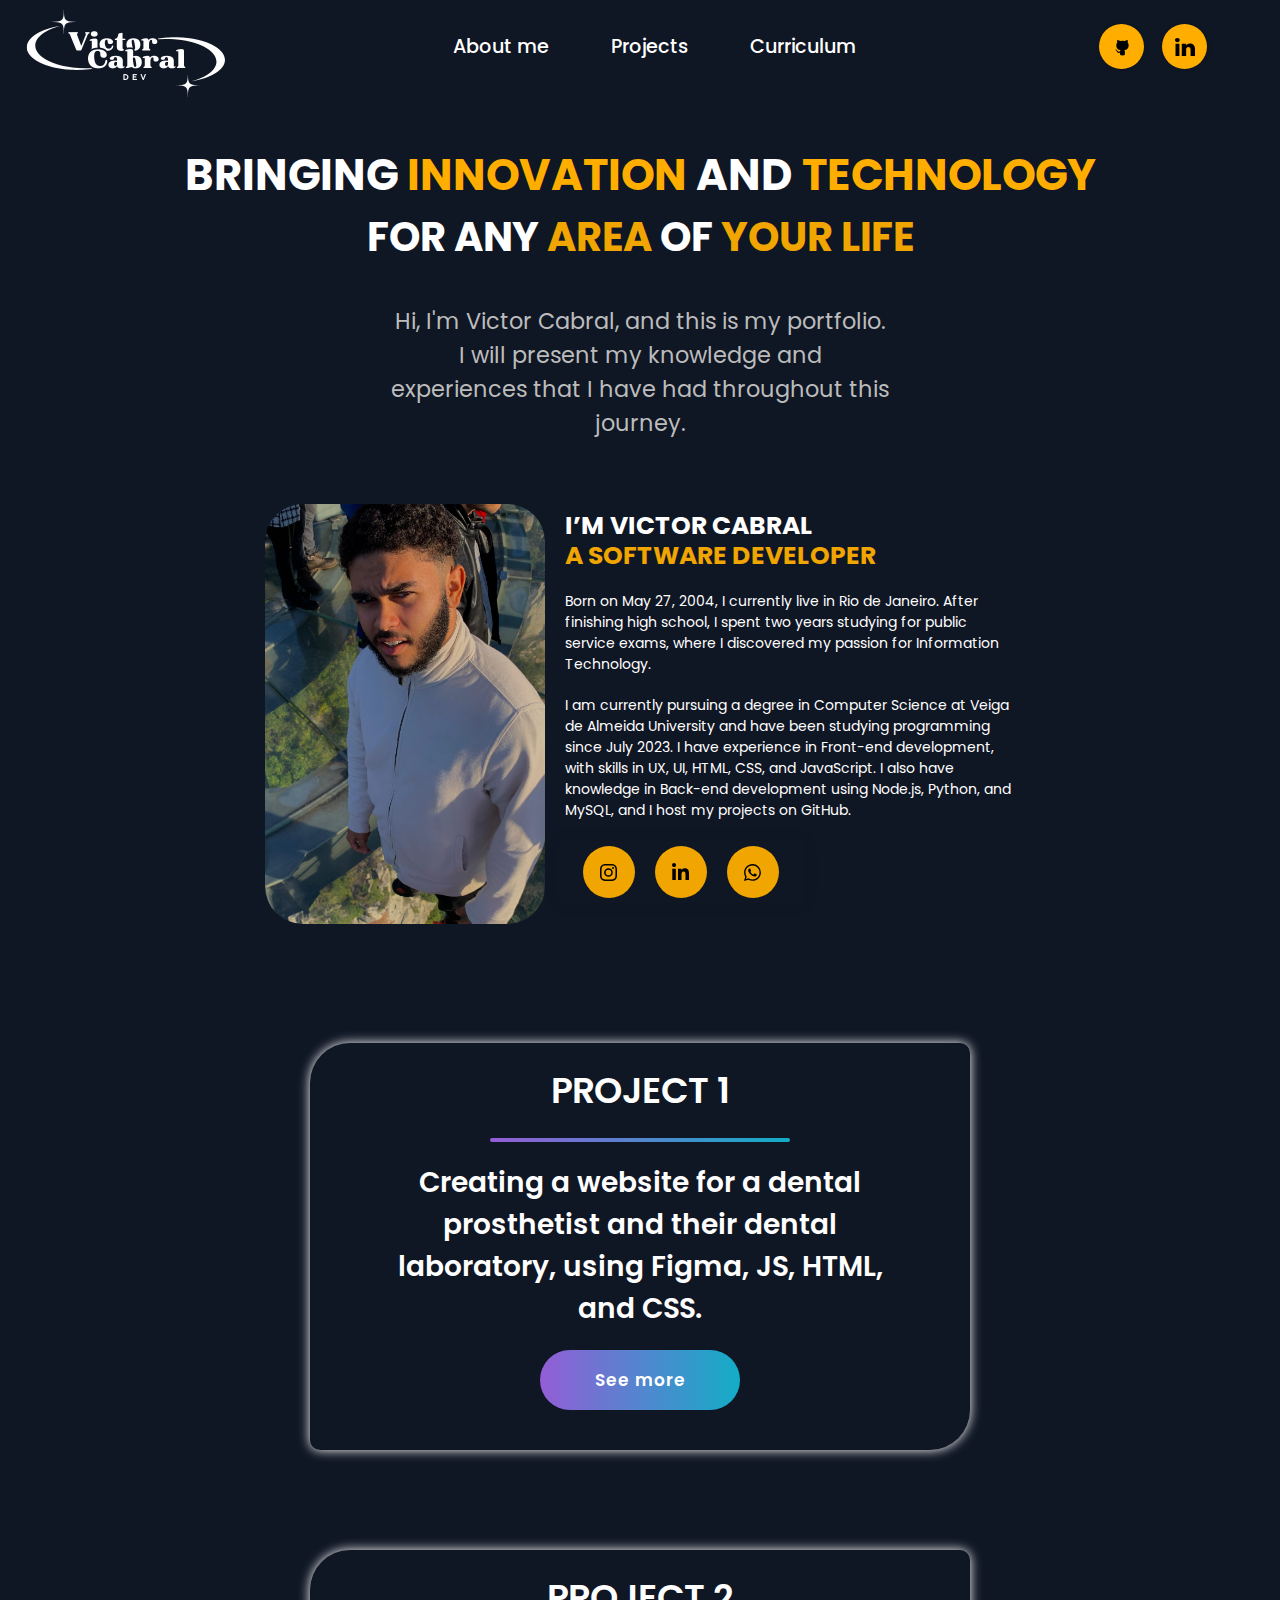
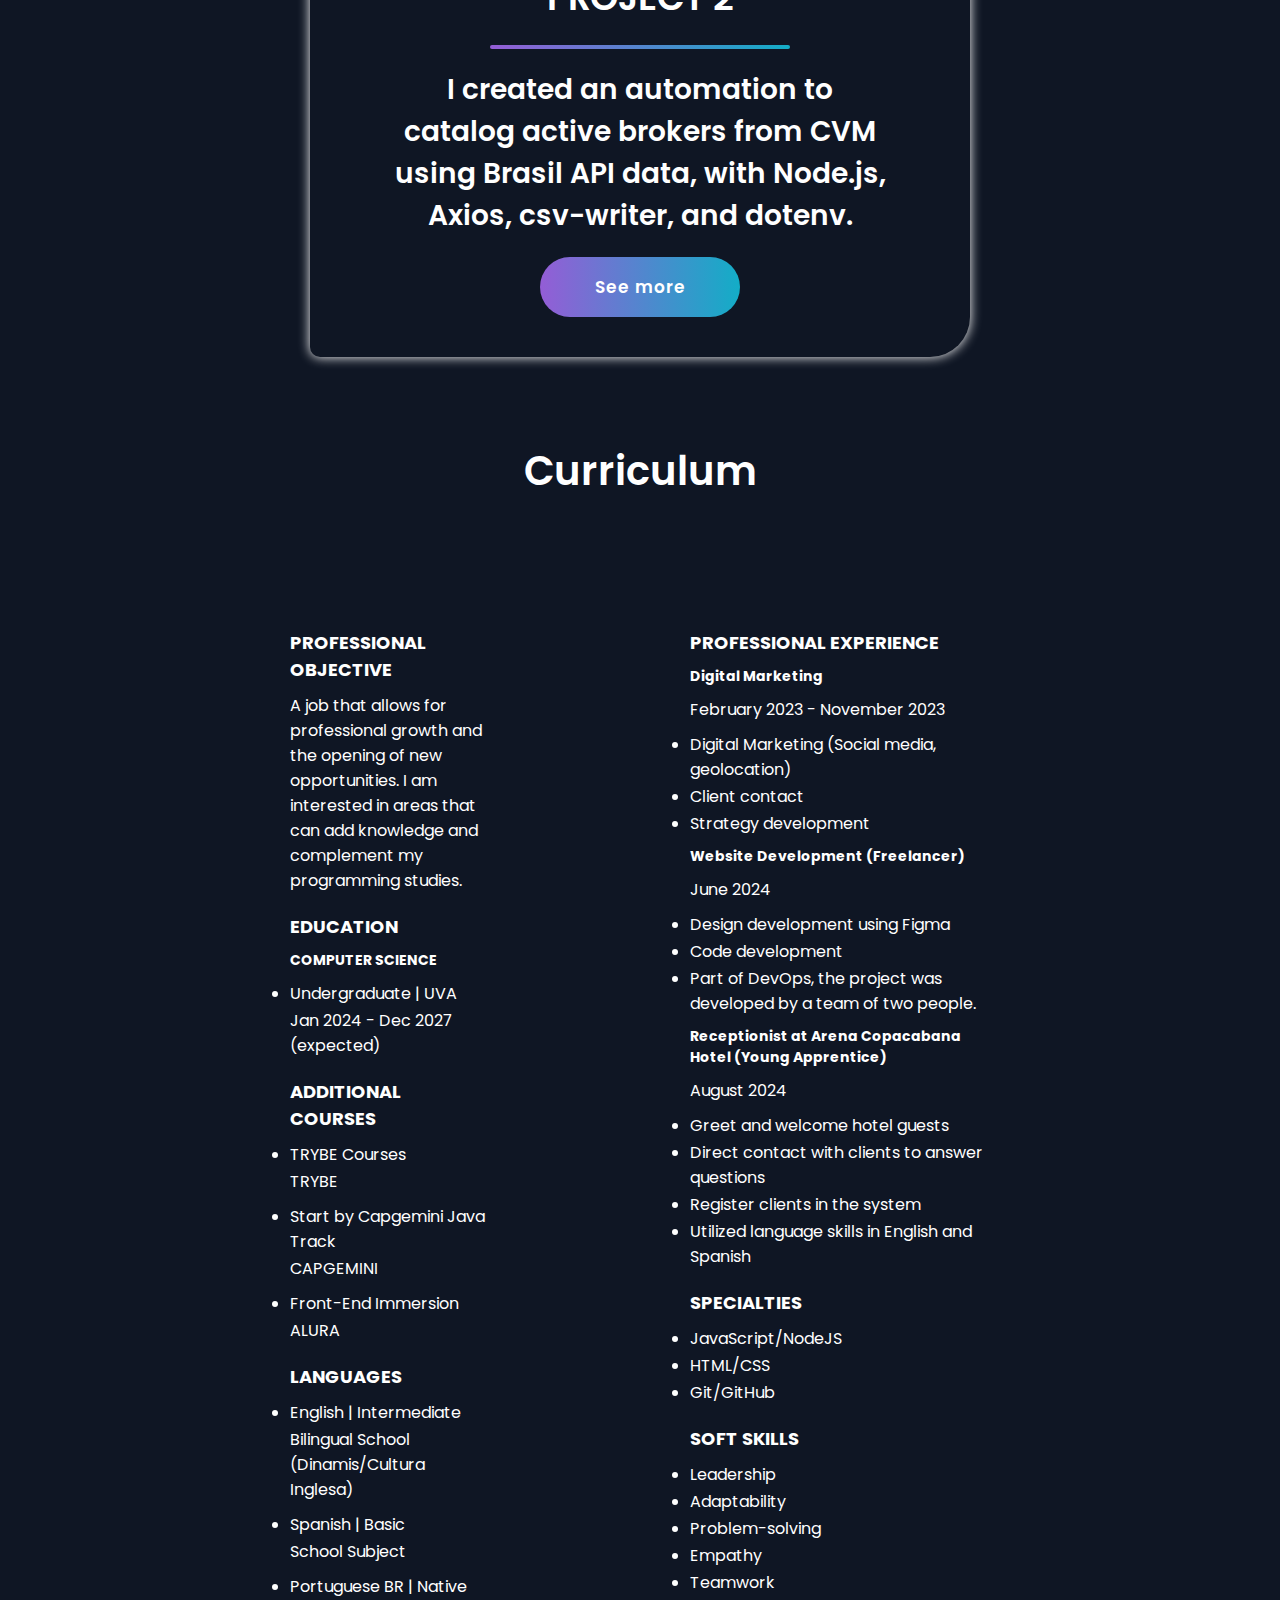
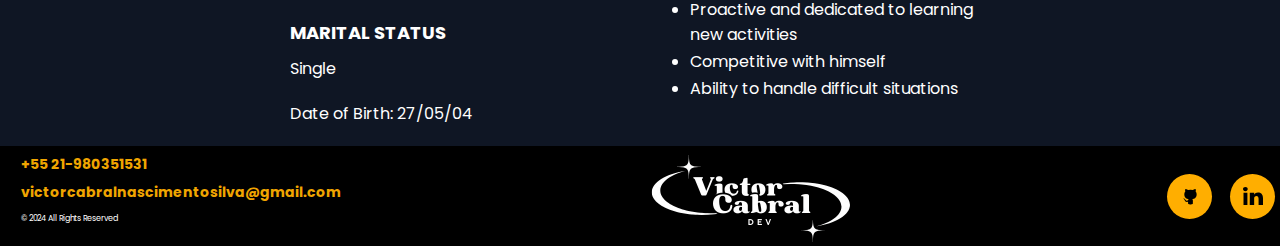
<file: index.html>
<!DOCTYPE html>
<html lang="PT-BR">
<head>
    <meta charset="UTF-8" />
    <meta name="viewport" content="width=device-width, initial-scale=1.0" />
    
    <!-- Estilos globais -->
    <link rel="stylesheet" href="styles/style.css">
    
    <!-- Header e Footer  -->
    <link rel="stylesheet" href="styles/header.css">
    <link rel="stylesheet" href="styles/footer.css">

    <!-- Estilos específicos -->
    <link rel="stylesheet" href="styles/about.css">
    <link rel="stylesheet" href="styles/curriculum.css">
    <link rel="stylesheet" href="styles/projects.css">
    
    <!-- Estilos para responsividade -->
    <link rel="stylesheet" href="styles/responsividade.css">
    
    <link href="https://fonts.googleapis.com/css2?family=Poppins:wght@400;700&display=swap" rel="stylesheet" />
    <link rel="icon" href="img/icon.jpg" type="image/x-icon" />
    <title>Portfolio Victor</title>
</head>
<body>
    <i class="bi bi-github"></i>

<!-- HEADER -->

    <header>
      <nav class="nav">
        <div class="logo" id="logo">
          <img src="img/logo.png" alt="Victor Cabral" />
        </div>
        <div class="nav-links">
          <a href="#about">About me</a>
          <a href="#projects">Projects</a>
          <a href="#curriculum">Curriculum</a>
        </div>
        <div class="social-buttons">
          <a href="https://github.com/VictorCabralNSilva" class="social-button github" target="_blank" rel="noopener noreferrer">
            <svg  viewBox="-2.5 0 19 19"><path d="M9.464 17.178a4.506 4.506 0 0 1-2.013.317 4.29 4.29 0 0 1-2.007-.317.746.746 0 0 1-.277-.587c0-.22-.008-.798-.012-1.567-2.564.557-3.105-1.236-3.105-1.236a2.44 2.44 0 0 0-1.024-1.348c-.836-.572.063-.56.063-.56a1.937 1.937 0 0 1 1.412.95 1.962 1.962 0 0 0 2.682.765 1.971 1.971 0 0 1 .586-1.233c-2.046-.232-4.198-1.023-4.198-4.554a3.566 3.566 0 0 1 .948-2.474 3.313 3.313 0 0 1 .091-2.438s.773-.248 2.534.945a8.727 8.727 0 0 1 4.615 0c1.76-1.193 2.532-.945 2.532-.945a3.31 3.31 0 0 1 .092 2.438 3.562 3.562 0 0 1 .947 2.474c0 3.54-2.155 4.32-4.208 4.548a2.195 2.195 0 0 1 .625 1.706c0 1.232-.011 2.227-.011 2.529a.694.694 0 0 1-.272.587z"></path></svg>
              </a>
              <a href="https://www.linkedin.com/in/victor-cabral-nascimento-silva/" class="social-button linkedin" target="_blank" rel="noopener noreferrer">
                <svg viewBox="0 -2 44 44" version="1.1" xmlns="http://www.w3.org/2000/svg" xmlns:xlink="http://www.w3.org/1999/xlink">
                <g id="Icons" stroke="none" stroke-width="1">
                    <g transform="translate(-702.000000, -265.000000)">
                        <path d="M746,305 L736.2754,305 L736.2754,290.9384 C736.2754,287.257796 734.754233,284.74515 731.409219,284.74515 C728.850659,284.74515 727.427799,286.440738 726.765522,288.074854 C726.517168,288.661395 726.555974,289.478453 726.555974,290.295511 L726.555974,305 L716.921919,305 C716.921919,305 717.046096,280.091247 716.921919,277.827047 L726.555974,277.827047 L726.555974,282.091631 C727.125118,280.226996 730.203669,277.565794 735.116416,277.565794 C741.21143,277.565794 746,281.474355 746,289.890824 L746,305 L746,305 Z M707.17921,274.428187 L707.117121,274.428187 C704.0127,274.428187 702,272.350964 702,269.717936 C702,267.033681 704.072201,265 707.238711,265 C710.402634,265 712.348071,267.028559 712.41016,269.710252 C712.41016,272.34328 710.402634,274.428187 707.17921,274.428187 L707.17921,274.428187 L707.17921,274.428187 Z M703.109831,277.827047 L711.685795,277.827047 L711.685795,305 L703.109831,305 L703.109831,277.827047 L703.109831,277.827047 Z" id="LinkedIn">
            </path>
                    </g>
                </g>
            </svg>
          </a>     
        </div>
      </nav>
    </header>

    <main>
      <h1>BRINGING <span>INNOVATION</span> AND <span>TECHNOLOGY</span></h1>
      <h2>FOR ANY <span>AREA</span> OF <span>YOUR LIFE</span></h2>

      <p>
        Hi, I'm Victor Cabral, and this is my portfolio. I will present my
        knowledge and experiences that I have had throughout this journey.
      </p>
    </main>

<!-- ABOUT ME -->

<section class="about-me">
  <div class="interface" id="about">
     <div class="flex">
      <div class="img-about">
        <img src="img/about.jpg" alt="imagem victor">
        <div class="txt-about"> <h2>I’M VICTOR CABRAL<span> A SOFTWARE DEVELOPER</span></h2>
          <p>Born on May 27, 2004, I currently live in Rio de Janeiro. After finishing high school, I spent two years studying for public service exams, where I discovered my passion for Information Technology.</p>
          <p>I am currently pursuing a degree in Computer Science at Veiga de Almeida University and have been studying programming since July 2023. I have experience in Front-end development, with skills in UX, UI, HTML, CSS, and JavaScript. I also have knowledge in Back-end development using Node.js, Python, and MySQL, and I host my projects on GitHub.</p>
      </div>
      <div class="card">
        <a class="socialContainer containerOne" href="https://www.instagram.com/e.o.vitu/" target="_blank">
          <svg viewBox="0 0 16 16" class="socialSvg instagramSvg"> <path d="M8 0C5.829 0 5.556.01 4.703.048 3.85.088 3.269.222 2.76.42a3.917 3.917 0 0 0-1.417.923A3.927 3.927 0 0 0 .42 2.76C.222 3.268.087 3.85.048 4.7.01 5.555 0 5.827 0 8.001c0 2.172.01 2.444.048 3.297.04.852.174 1.433.372 1.942.205.526.478.972.923 1.417.444.445.89.719 1.416.923.51.198 1.09.333 1.942.372C5.555 15.99 5.827 16 8 16s2.444-.01 3.298-.048c.851-.04 1.434-.174 1.943-.372a3.916 3.916 0 0 0 1.416-.923c.445-.445.718-.891.923-1.417.197-.509.332-1.09.372-1.942C15.99 10.445 16 10.173 16 8s-.01-2.445-.048-3.299c-.04-.851-.175-1.433-.372-1.941a3.926 3.926 0 0 0-.923-1.417A3.911 3.911 0 0 0 13.24.42c-.51-.198-1.092-.333-1.943-.372C10.443.01 10.172 0 7.998 0h.003zm-.717 1.442h.718c2.136 0 2.389.007 3.232.046.78.035 1.204.166 1.486.275.373.145.64.319.92.599.28.28.453.546.598.92.11.281.24.705.275 1.485.039.843.047 1.096.047 3.231s-.008 2.389-.047 3.232c-.035.78-.166 1.203-.275 1.485a2.47 2.47 0 0 1-.599.919c-.28.28-.546.453-.92.598-.28.11-.704.24-1.485.276-.843.038-1.096.047-3.232.047s-2.39-.009-3.233-.047c-.78-.036-1.203-.166-1.485-.276a2.478 2.478 0 0 1-.92-.598 2.48 2.48 0 0 1-.6-.92c-.109-.281-.24-.705-.275-1.485-.038-.843-.046-1.096-.046-3.233 0-2.136.008-2.388.046-3.231.036-.78.166-1.204.276-1.486.145-.373.319-.64.599-.92.28-.28.546-.453.92-.598.282-.11.705-.24 1.485-.276.738-.034 1.024-.044 2.515-.045v.002zm4.988 1.328a.96.96 0 1 0 0 1.92.96.96 0 0 0 0-1.92zm-4.27 1.122a4.109 4.109 0 1 0 0 8.217 4.109 4.109 0 0 0 0-8.217zm0 1.441a2.667 2.667 0 1 1 0 5.334 2.667 2.667 0 0 1 0-5.334z"></path> </svg>
        </a>
          
        <a class="socialContainer containerThree" href="https://www.linkedin.com/in/victor-cabral-nascimento-silva/" target="_blank">
          <svg viewBox="0 0 448 512" class="socialSvg linkdinSvg"><path d="M100.28 448H7.4V148.9h92.88zM53.79 108.1C24.09 108.1 0 83.5 0 53.8a53.79 53.79 0 0 1 107.58 0c0 29.7-24.1 54.3-53.79 54.3zM447.9 448h-92.68V302.4c0-34.7-.7-79.2-48.29-79.2-48.29 0-55.69 37.7-55.69 76.7V448h-92.78V148.9h89.08v40.8h1.3c12.4-23.5 42.69-48.3 87.88-48.3 94 0 111.28 61.9 111.28 142.3V448z"></path></svg>
        </a>
        
        <a class="socialContainer containerFour" href="https://wa.me/5521980351531" target="_blank">
          <svg viewBox="0 0 16 16" class="socialSvg whatsappSvg"> <path d="M13.601 2.326A7.854 7.854 0 0 0 7.994 0C3.627 0 .068 3.558.064 7.926c0 1.399.366 2.76 1.057 3.965L0 16l4.204-1.102a7.933 7.933 0 0 0 3.79.965h.004c4.368 0 7.926-3.558 7.93-7.93A7.898 7.898 0 0 0 13.6 2.326zM7.994 14.521a6.573 6.573 0 0 1-3.356-.92l-.24-.144-2.494.654.666-2.433-.156-.251a6.56 6.56 0 0 1-1.007-3.505c0-3.626 2.957-6.584 6.591-6.584a6.56 6.56 0 0 1 4.66 1.931 6.557 6.557 0 0 1 1.928 4.66c-.004 3.639-2.961 6.592-6.592 6.592zm3.615-4.934c-.197-.099-1.17-.578-1.353-.646-.182-.065-.315-.099-.445.099-.133.197-.513.646-.627.775-.114.133-.232.148-.43.05-.197-.1-.836-.308-1.592-.985-.59-.525-.985-1.175-1.103-1.372-.114-.198-.011-.304.088-.403.087-.088.197-.232.296-.346.1-.114.133-.198.198-.33.065-.134.034-.248-.015-.347-.05-.099-.445-1.076-.612-1.47-.16-.389-.323-.335-.445-.34-.114-.007-.247-.007-.38-.007a.729.729 0 0 0-.529.247c-.182.198-.691.677-.691 1.654 0 .977.71 1.916.81 2.049.098.133 1.394 2.132 3.383 2.992.47.205.84.326 1.129.418.475.152.904.129 1.246.08.38-.058 1.171-.48 1.338-.943.164-.464.164-.86.114-.943-.049-.084-.182-.133-.38-.232z"></path> </svg>
        </a>
      </div>
      </div>
     </div>
  </div>
</section>

<!-- PROJECTS -->

    <section class="Projects" id="projects">
      <div class="Project1">PROJECT 1
        <div class="Rectangle4p1"></div>
        <div class="GradientLine"></div>
        <div class="Description">Creating a website for a dental prosthetist and their dental laboratory, using Figma, JS, HTML, and CSS.</div>
        <a href="https://github.com/VictorCabralNSilva/Laboratorio-ns" class="button" target="_blank">See more</a>
       </div>
       
      <div class="Project2">PROJECT 2 
        <div class="Rectangle4p2"></div>
        <div class="GradientLine"></div>
        <div class="Description">I created an automation to catalog active brokers from CVM using Brasil API data, with Node.js, Axios, csv-writer, and dotenv.</div> 
          <a href="https://github.com/VictorCabralNSilva/petrosBrasilApi" class="button"  target="_blank">See more</a>
        </div>
      </div>
    </section>  


<!-- CURRICULUM -->

<div class="title" id="curriculum">Curriculum</div>
  <div class="container">
<!-- Esquerda -->
  <div class="column-left">
    <div class="section">
      <h2>PROFESSIONAL OBJECTIVE</h2>
      <p>A job that allows for professional growth and the opening of new opportunities. I am interested in areas that can add knowledge and complement my programming studies.</p>
    </div>
    <div class="section">
      <h2>EDUCATION</h2>
      <h3>COMPUTER SCIENCE</h3>
      <li>Undergraduate | UVA</li>
      <p>Jan 2024 - Dec 2027 (expected)</p>
    </div>
    <div class="section">
      <h2>ADDITIONAL COURSES</h2>
      <li>TRYBE Courses</li>
      <p>TRYBE</p>
      <li>Start by Capgemini Java Track</li>
      <p>CAPGEMINI</p>
      <li>Front-End Immersion</li>
      <p>ALURA</p>
    </div>
    <div class="section">
      <h2>LANGUAGES</h2>
        <li>English | Intermediate</li>
        <p>Bilingual School (Dinamis/Cultura Inglesa)</p>
        <li>Spanish | Basic</li>
        <p>School Subject</p>
        <li>Portuguese BR | Native</li>    
    </div>
    <div class="section">
      <h2>MARITAL STATUS</h2>
      <p>Single</p>
    </div>
    <div class="section">
      <p>Date of Birth: 27/05/04</p>
    </div>
  </div>

  <!-- Direita -->
  <div class="column-right">
    <div class="section1">
      <h2>PROFESSIONAL EXPERIENCE</h2>
      <h3>Digital Marketing</h3>
      <p>February 2023 - November 2023</p>
        <li>Digital Marketing (Social media, geolocation)</li>
        <li>Client contact</li>
        <li>Strategy development</li>
      <h3>Website Development (Freelancer)</h3>
      <p>June 2024</p>
        <li>Design development using Figma</li>
        <li>Code development</li>
        <li>Part of DevOps, the project was developed by a team of two people.</li>
      <h3>Receptionist at Arena Copacabana Hotel (Young Apprentice)</h3>
      <p>August 2024</p>
        <li>Greet and welcome hotel guests</li>
        <li>Direct contact with clients to answer questions</li>
        <li>Register clients in the system</li>
        <li>Utilized language skills in English and Spanish</li>
    </div>
    <div class="section1">
      <h2>SPECIALTIES</h2>
        <li>JavaScript/NodeJS</li>
        <li>HTML/CSS</li>
        <li>Git/GitHub</li>
    </div>
    <div class="section1">
      <h2>SOFT SKILLS</h2>
        <li>Leadership</li>
        <li>Adaptability</li>
        <li>Problem-solving</li>
        <li>Empathy</li>
        <li>Teamwork</li>
        <li>Proactive and dedicated to learning new activities</li>
        <li>Competitive with himself</li>
        <li>Ability to handle difficult situations</li>
    </div>
  </div>
</div>

<!-- FOOTER -->

<footer class="site-footer">
  <div class="footer-container">
    <div class="footer-left">
      <a href="https://wa.me/5521980351531" target="_blank"><h3 class="number">+55 21-980351531</h3></a>
      <a href="mailto:victorcabralnascimentosilva@gmail.com"><h3>victorcabralnascimentosilva@gmail.com</h3></a>
      <p>&copy; 2024 All Rights Reserved</p>
    </div>

    <div class="footer-image">
      <a href="#logo"> <img class="logofooter" src="img/logo.png" alt="logo Victor"></a>
    </div>

    <div class="footer-right">
      <div class="social-buttons">
        <a href="https://github.com/VictorCabralNSilva" class="social-button github" target="_blank" rel="noopener noreferrer" aria-label="Acesse meu GitHub">
          <svg class="cf-icon-svg" xmlns="http://www.w3.org/2000/svg" viewBox="-2.5 0 19 19"><path d="M9.464 17.178a4.506 4.506 0 0 1-2.013.317 4.29 4.29 0 0 1-2.007-.317.746.746 0 0 1-.277-.587c0-.22-.008-.798-.012-1.567-2.564.557-3.105-1.236-3.105-1.236a2.44 2.44 0 0 0-1.024-1.348c-.836-.572.063-.56.063-.56a1.937 1.937 0 0 1 1.412.95 1.962 1.962 0 0 0 2.682.765 1.971 1.971 0 0 1 .586-1.233c-2.046-.232-4.198-1.023-4.198-4.554a3.566 3.566 0 0 1 .948-2.474 3.313 3.313 0 0 1 .091-2.438s.773-.248 2.534.945a8.727 8.727 0 0 1 4.615 0c1.76-1.193 2.532-.945 2.532-.945a3.31 3.31 0 0 1 .092 2.438 3.562 3.562 0 0 1 .947 2.474c0 3.54-2.155 4.32-4.208 4.548a2.195 2.195 0 0 1 .625 1.706c0 1.232-.011 2.227-.011 2.529a.694.694 0 0 1-.272.587z"></path></svg>
            </a>
            <a href="https://www.linkedin.com/in/victor-cabral-nascimento-silva/" class="social-button linkedin" target="_blank" rel="noopener noreferrer" aria-label="Acesse meu Linkedin">
              <svg viewBox="0 -2 44 44" version="1.1" xmlns="http://www.w3.org/2000/svg" xmlns:xlink="http://www.w3.org/1999/xlink">
              <g id="Icons" stroke="none" stroke-width="1">
                  <g transform="translate(-702.000000, -265.000000)">
                      <path d="M746,305 L736.2754,305 L736.2754,290.9384 C736.2754,287.257796 734.754233,284.74515 731.409219,284.74515 C728.850659,284.74515 727.427799,286.440738 726.765522,288.074854 C726.517168,288.661395 726.555974,289.478453 726.555974,290.295511 L726.555974,305 L716.921919,305 C716.921919,305 717.046096,280.091247 716.921919,277.827047 L726.555974,277.827047 L726.555974,282.091631 C727.125118,280.226996 730.203669,277.565794 735.116416,277.565794 C741.21143,277.565794 746,281.474355 746,289.890824 L746,305 L746,305 Z M707.17921,274.428187 L707.117121,274.428187 C704.0127,274.428187 702,272.350964 702,269.717936 C702,267.033681 704.072201,265 707.238711,265 C710.402634,265 712.348071,267.028559 712.41016,269.710252 C712.41016,272.34328 710.402634,274.428187 707.17921,274.428187 L707.17921,274.428187 L707.17921,274.428187 Z M703.109831,277.827047 L711.685795,277.827047 L711.685795,305 L703.109831,305 L703.109831,277.827047 L703.109831,277.827047 Z" id="LinkedIn">
          
                  </g>
              </g>
          </svg>
        </a>     
      </div> 
    </div>
  </div>
  <div id="google_translate_element"></div>
</footer>
<script>
  function googleTranslateElementInit() {
      new google.translate.TranslateElement({
          pageLanguage: 'pt',
          includedLanguages: 'en,pt', // Certifique-se de que ambos os idiomas estão aqui
          layout: google.translate.TranslateElement.InlineLayout.HORIZONTAL,
          autoDisplay: true
      }, 'google_translate_element'); // Elemento onde o tradutor será injetado
  }
</script>
<script src="//translate.google.com/translate_a/element.js?cb=googleTranslateElementInit"></script>
  </body>
</html>
</file>
<file: styles/style.css>
* {
  margin: 0;
  padding: 0;
  text-decoration: none;
  box-sizing: border-box;
  font-family: "Poppins", sans-serif;
}

html {
  scroll-behavior: smooth;
}

body {
  background-color: #0f1624;
  color: #fff;
  font-family: sans-serif;
  display: flex;
  flex-direction: column;
  align-items: center;
  justify-content: center;
}

/* HEADER */

header {
  width: 100%;
}

.nav {
  display: flex;
  align-items: center;
  justify-content: space-between;
  width: 95%;
  font-weight: 500;
  margin-top: -6%;
}

.nav-links a {
  color: #b3b3b3;
  margin: 3rem;
  font-size: 1.6rem;
  display: inline-block;
  transition: transform 0.4s ease, color 0.4s ease;
}

.nav-links a:hover {
  color: #fff;
  transform: scale(1.1);
}

.logo img {
  height: 330px;
}

ul {
  list-style: none;
}

main {
  text-align: center;
  margin-top: -50px;
}

main h1 {
  font-size: 2.7rem;
}

main h1 span {
  color:  #ffae00;
}

main h2 {
  font-size: 2.5rem;
  margin-bottom: 2.3rem;
}

main h2 span {
color:#f0a500;
}

main p {
  font-size: 1.2rem;
  max-width: 500px;
  font-size: 1.4rem;
  margin: 0 auto;
  color: #bcbcbc;
}

.title {
  width: 100%;
  text-align: center;
  color: white;
  font-size: 2.5rem;
  font-weight: 600;
  margin-top: 4rem;
}
</file>
<file: styles/header.css>
/* HEADER */

header {
    width: 100%;
  }
  
  .nav {
    display: flex;
    align-items: center;
    justify-content: space-between;
    width: 95%;
    font-weight: 500;
    margin-top: 0;
  }
  
  .nav-links a {
    color: #b3b3b3;
    margin: 3rem;
    font-size: 1.6rem;
    display: inline-block;
    transition: transform 0.4s ease, color 0.4s ease;
  }
  
  .nav-links a:hover {
    color: #fff;
    transform: scale(1.1);
  }
  
 .logo{
    height: 0;
 }

  .logo img {
    height: 330px;
    display: flex;
    align-items: center;
    margin-top: -50%;
  }
  
  ul {
    list-style: none;
  }
  
  main {
    text-align: center;
    margin-top: 50px;
  }
  
  main h1 {
    font-size: 2.7rem;
  }
  
  main h1 span {
    color:  #ffae00;
  }
  
  main h2 {
    font-size: 2.5rem;
    margin-bottom: 2.3rem;
  }
  
  main h2 span {
  color:#f0a500;
  }
  
  main p {
    font-size: 1.2rem;
    max-width: 500px;
    font-size: 1.4rem;
    margin: 0 auto;
    color: #bcbcbc;
  }
</file>
<file: styles/footer.css>
/* FOOTER */
  
  .site-footer {
    position: relative;
    bottom: 0;
    left: 0;
    width: 100%;
    background-color: black;
    overflow: hidden;
  }
  
  .footer-container {
    display: flex;
    flex-direction: row;
    align-items: center;
    margin: auto;
  }
  
  .footer-left {
    display: flex;
    flex-direction: column;
    justify-content: center;
    margin-left: 3rem;
  }

  .footer-left h3{
    font-size: 14px;
    margin-top: -3px;
  }

  .footer-container {
    font-size: 8px;
    margin-left: -25px;
  }
  
  .footer-left a {
    color: #f0a500; /* Define a cor branca para o link */
    text-decoration: none; /* Remove o sublinhado */
    transition: transform 0.3s ease, color 0.3s ease; /* Transição suave para o efeito de crescimento e cor */
}

.footer-left a:hover {
    transform: scale(1.05); /* Aumenta o tamanho do link em 10% ao passar o mouse */
}

  .footer-image {
    display: flex;
    align-items: center;
    height: 100px;
    margin: auto;
  }
  
  .logofooter {
    height: 250px;
    width: 250px;
    margin-top: 1.2rem;
  }
  
  .footer-right {
    display: flex;
    flex-direction: row;
  }
  
 
  .social-buttons {
    display: flex;
  }
  
  .social-button {
    display: flex;
    justify-content: center;
    align-items: center;
    width: 60px;
    height: 60px;
    border-radius: 50%;
    margin: 0 10px;
    box-shadow: 0px 0px 4px #00000027;
    transition: 0.3s;
  }
  
  .social-button:hover {
    background-color: #000000;
    box-shadow: 0px 0px 6px 3px #00000027;
  }
  
  .social-buttons svg {
    transition: 0.5s;
    height: 20px;
  }
  
  .github {
    background-color: #ffae00;
  }
  
  .github svg {
    width: 25px;
    height: 25px;
    fill: #000000;
  }
  
  .github:hover svg {
    fill: #ffffff;
  }
  
  .linkedin {
    background-color: #ffae00;
  }
  
  .linkedin svg {
    fill: #000000;
  }
  
  .linkedin:hover svg {
    fill: #ffffff;
  }
</file>
<file: styles/about.css>
/* ABOUT ME */

.img-about img {
    width: 360px;
    border-radius: 5%;
    margin-top: 2rem;
    margin-left: 50px;
    transition: 2s ease;
    margin-top: 70px;
    
  }
  
  .img-about img:hover {
    transform: scale(1.1);
  }
  
  
  section.about-me{
    padding: 40px ;
  }
  
  section.about-me .flex{
    display: flex;
    align-items: center;
    gap: 60px;
  }
  
  .about-me .txt-about{
    color: #fff;
    margin-left: 500px;
    margin-top: -490px;
  }
  
  .about-me .txt-about h2{
    color: #fff;
    font-size: 40px;
    line-height: 50px;
    margin-bottom: 30px;
  }
  
  .about-me .txt-about h2 span{
    color: #f0a500;
    display: block;
  }
  
  .about-me .txt-about p{
    margin: 20px 0;
    width: 700px;
    font-size: large;
  }
  
  .card {
    width: fit-content;
    height: fit-content;
    display: flex;
    align-items: center;
    justify-content: center;
    padding: 5px 25px;
    gap: 20px;
    box-shadow: 0px 0px 20px rgba(0, 0, 0, 0.055);
    margin-left: 39%;
  }
  
  /* for all social containers*/
  .socialContainer {
    width: 52px;
    height: 52px;
    border-radius: 50%;
    background-color: #f0a500;
    display: flex;
    align-items: center;
    justify-content: center;
    overflow: hidden;
    transition-duration: .3s;
  }
  /* instagram*/
  .containerOne:hover {
    background-color: #d62976;
    transition-duration: .3s;
  }
  
  /* linkdin*/
  .containerThree:hover {
    background-color: #0072b1;
    transition-duration: .3s;
  }
  /* Whatsapp*/
  .containerFour:hover {
    background-color: #128c4f;
    transition-duration: .3s;
  }
  
  .socialContainer:active {
    transform: scale(0.9);
    transition-duration: .3s;
  }
  
  .socialSvg {
    width: 17px;
  }
  
  .socialSvg path {
    fill: rgb(0, 0, 0);
  }
  
  .socialContainer:hover .socialSvg {
    animation: slide-in-top 0.3s both;
  }
  
  @keyframes slide-in-top {
    0% {
      transform: translateY(-50px);
      opacity: 0;
    }
  
    100% {
      transform: translateY(0);
      opacity: 1;
    }
  }
</file>
<file: styles/curriculum.css>
/*CURRICULUM*/

.title{
  display: flex;
  justify-content: center;
}


.container {
    display: flex;
    justify-content: space-between;
    max-width: 1100px;
    margin-top: 5%;
  }
  
  .section,
  .section1 {
    margin-bottom: 20px; /* Adiciona 20px de espaço entre as seções */
  }
  
  .column-left,
  .column-right {
    width: 35%;
  }
  
  .section ul li::before,
  .section1 ul li::before {
    content: "•"; /* Define o conteúdo como um ponto */
    color: #fff; /* Cor do ponto, pode ajustar conforme necessário */
    margin-right: 8px; /* Espaçamento entre o ponto e o texto */
  }
  
  h2 {
    font-size: 24px;
    margin-bottom: 10px;
  }
  
  h3 {
    font-size: 18px;
    margin: 10px 0 10px 0;
  }
</file>
<file: styles/projects.css>
/* PROJECTS */

.Projects {
    width: 100%;
    max-width: 1200px;
    position: relative;
    padding: 20px;
    margin-top: 60px;
    padding-right: 700px;
  }
  
  .Project1,.Project2 {
    width: 100%;
    max-width: 660px;
    margin: 20px auto;
    position: relative;
    background: #0f1624;
    box-shadow: 0px 0px 12px white;
    border-bottom-right-radius: 40px;
    border-bottom-left-radius: 10px;
    border-top-left-radius: 40px;
    border-top-right-radius: 10px;
    padding: 20px;
    text-align: center;
    font-size: 36px;
    font-weight: 600;
    margin-top: 100px;
  }
  
  .Project2 {
    margin-left: 135%;
    margin-top: -98%;
  }
  
  .GradientLine {
    width: 300px;
    height: 4px;
    background: linear-gradient(270deg, #13adc7 0%, #6978d1 67%, #945dd6 100%);
    border-radius: 83px;
    margin: 20px auto;
  }
  
  .Description {
    text-align: center;
    font-size: 28px;
    font-weight: 600;
    margin: 20px auto;
    width: 80%;
  }
  
  .button {
    display: flex;
    justify-content: center;
    align-items: center;
    width: 200px;
    height: 60px;
    background: linear-gradient(270deg, #13adc7 0%, #6978d1 67%, #945dd6 100%);
    border-radius: 83px;
    margin: 20px auto;
    border: none;
    font-size: 17px; /* Tamanho da fonte */
    color: white; /* Cor do texto */
    font-weight: 550;
    letter-spacing: 1px; /* Espaçamento entre letras */
    transition: 0.5s ease;
    text-decoration: none;
  }
  
  .button:hover {
    transform: scale(1.1);
  }
</file>
<file: styles/responsividade.css>
/* Responsividade Largura: width -- Altura: height */

@media only screen and (max-width: 1280px) {

  /* HEADER */

  .nav-links {
    display: flex;
    gap: 20px;
    align-items: center; /* Centraliza os links */
    margin-left: -10px;
  }

  .nav {
    display: flex;
    align-items: center;
    justify-content: space-between;
    width: 95%;
    font-weight: 500;
    margin-top: 0;
  }

  .nav-links a {
    white-space: nowrap;
    color: #ffffff;
    margin: 2rem;
    font-size: 1.2rem;
    display: flex;
    margin-left: 10px;
  }

  .logo img {
    height: 250px;
    display: flex;
    align-items: center;
    margin-top: -45%;
    margin-left: 0px;
  }

  ul {
    list-style: none;
  }

  main {
    text-align: center;
    margin-top: 50px;
  }

  main h1 {
    font-size: 2.7rem;
  }

  main h2 {
    font-size: 2.5rem;
    margin-bottom: 2.3rem;
  }

  main p {
    font-size: 1.2rem;
    max-width: 500px;
    font-size: 1.4rem;
    margin: 0 auto;
    color: #bcbcbc;
  }

  .social-button {
    width: 45px;
    height: 45px;
    border-radius: 50%;
    margin: 0 9px;
    box-shadow: 0px 0px 4px #00000027;
    transition: 0.3s;
  }

  .social-button:hover {
    background-color: #000000;
    box-shadow: 0px 0px 6px 3px #00000027;
  }

  .social-buttons svg {
    transition: 0.5s;
    height: 20px;
  }

  .github svg {
    width: 20px;
    height: 20px;
    fill: #000000;
  }

  .github:hover svg {
    fill: #ffffff;
  }

  .linkedin {
    background-color: #ffae00;
  }

  .linkedin svg {
    fill: #000000;
  }

  .linkedin:hover svg {
    fill: #ffffff;
  }

  /* ABOUT ME */

  .img-about img {
    width: 280px;
    border-radius: 1cm;
    margin-top: 4rem;
    margin-left: -0px;
  }

  .img-about img:hover {
    transform: inherit;
  }

  section.about-me {
    padding-top: 0px;
  }

  section.about-me .flex {
    display: flex;
    align-items: center;
    gap: 60px;
  }

  .about-me .txt-about {
    color: #fff;
    margin-left: 200px;
    margin-top: -420px;
  }

  .about-me .txt-about h2 {
    color: #fff;
    font-size: 25px;
    line-height: 30px;
    margin-bottom: 10px;
    margin-left: 100px;
  }

  .about-me .txt-about p {
    margin-left: 100px;
    width: 450px;
    font-size: 14px;
  }

  /* PROJECTS */

  .Projects {
    width: 80%;
    max-width: 1000px;
    position: relative;
    padding: -0px;
    margin-top: 0px;
    padding-right: 0px;
  }

  .Project1,
  .Project2 {
    width: 85%;
    max-width: 660px;
    margin: 20px auto;
    position: relative;
    background: #0f1624;
    box-shadow: 0px 0px 12px white;
    border-bottom-right-radius: 40px;
    border-bottom-left-radius: 10px;
    border-top-left-radius: 40px;
    border-top-right-radius: 10px;
    padding: 20px;
    text-align: center;
    font-size: 36px;
    font-weight: 600;
    margin-top: 100px;
  }

  /*CURRICULUM*/

  .title{
    width: 100px;
  }

  .container {
    margin-top: 10%;
  }

  .column-left,
  .column-right {
    width: 70%;
  }

  .column-left {
    margin-left: -20%;
    max-width: 200px;
  }

  .column-right {
    margin-right: -20%;
    max-width: 300px;
  }

  h2 {
    font-size: 18px;
    margin-bottom: 10px;
  }

  h3 {
    font-size: 14px;
    margin-bottom: 10px;
  }

  p {
    margin-bottom: 10px;
  }

  li {
    margin-bottom: 2px;
  }

  /* FOOTER */

  .site-footer {
    position: relative;
    bottom: 0;
    left: 0;
    width: 103%;
    background-color: black;
    margin-left: -30px;
  }

  .footer-left {
    margin-left: 6%;
  }

}


@media only screen and (max-width: 1024px) {

  /* HEADER */

  .nav-links {
    display: flex;
    gap: 20px;
    align-items: center; /* Centraliza os links */
    margin-left: -10px;
  }

  .nav {
    display: flex;
    align-items: center;
    justify-content: space-between;
    width: 95%;
    font-weight: 500;
    margin-top: 0;
  }

  .nav-links a {
    white-space: nowrap;
    color: #ffffff;
    margin: 2rem;
    font-size: 1.2rem;
    display: flex;
    margin-left: 10px;
  }

  .logo img {
    height: 250px;
    display: flex;
    align-items: center;
    margin-top: -45%;
    margin-left: 0px;
  }

  ul {
    list-style: none;
  }

  main {
    text-align: center;
    margin-top: 50px;
  }

  main h1 {
    font-size: 2.7rem;
  }

  main h2 {
    font-size: 2.5rem;
    margin-bottom: 2.3rem;
  }

  main p {
    font-size: 1.2rem;
    max-width: 500px;
    font-size: 1.4rem;
    margin: 0 auto;
    color: #bcbcbc;
  }

  .social-button {
    width: 45px;
    height: 45px;
    border-radius: 50%;
    margin: 0 9px;
    box-shadow: 0px 0px 4px #00000027;
    transition: 0.3s;
  }

  .social-button:hover {
    background-color: #000000;
    box-shadow: 0px 0px 6px 3px #00000027;
  }

  .social-buttons svg {
    transition: 0.5s;
    height: 20px;
  }

  .github svg {
    width: 20px;
    height: 20px;
    fill: #000000;
  }

  .github:hover svg {
    fill: #ffffff;
  }

  .linkedin {
    background-color: #ffae00;
  }

  .linkedin svg {
    fill: #000000;
  }

  .linkedin:hover svg {
    fill: #ffffff;
  }

  /* ABOUT ME */

  .img-about img {
    width: 280px;
    border-radius: 1cm;
    margin-top: 4rem;
    margin-left: -0px;
  }

  .img-about img:hover {
    transform: inherit;
  }

  section.about-me {
    padding-top: 0px;
  }

  section.about-me .flex {
    display: flex;
    align-items: center;
    gap: 60px;
  }

  .about-me .txt-about {
    color: #fff;
    margin-left: 200px;
    margin-top: -420px;
  }

  .about-me .txt-about h2 {
    color: #fff;
    font-size: 25px;
    line-height: 30px;
    margin-bottom: 10px;
    margin-left: 100px;
  }

  .about-me .txt-about p {
    margin-left: 100px;
    width: 450px;
    font-size: 14px;
  }

  /* PROJECTS */

  .Projects {
    width: 80%;
    max-width: 1000px;
    position: relative;
    padding: -0px;
    margin-top: 0px;
    padding-right: 0px;
  }

  .Project1,
  .Project2 {
    width: 85%;
    max-width: 660px;
    margin: 20px auto;
    position: relative;
    background: #0f1624;
    box-shadow: 0px 0px 12px white;
    border-bottom-right-radius: 40px;
    border-bottom-left-radius: 10px;
    border-top-left-radius: 40px;
    border-top-right-radius: 10px;
    padding: 20px;
    text-align: center;
    font-size: 36px;
    font-weight: 600;
    margin-top: 100px;
  }

  /*CURRICULUM*/

  .title{
    width: 100px;
  }

  .container {
    margin-top: 10%;
  }

  .column-left,
  .column-right {
    width: 70%;
  }

  .column-left {
    margin-left: -20%;
    max-width: 200px;
  }

  .column-right {
    margin-right: -20%;
    max-width: 300px;
  }

  h2 {
    font-size: 18px;
    margin-bottom: 10px;
  }

  h3 {
    font-size: 14px;
    margin-bottom: 10px;
  }

  p {
    margin-bottom: 10px;
  }

  li {
    margin-bottom: 2px;
  }

  /* FOOTER */

  .site-footer {
    position: relative;
    bottom: 0;
    left: 0;
    width: 103%;
    background-color: black;
    margin-left: -30px;
  }

  .footer-left {
    margin-left: 6%;
  }

}

@media only screen and (max-width: 768px) {
  body {
    margin-left: 50px;
  }

  /* HEADER */

  header {
    width: 100%;
  }

  .nav-links {
    display: flex;
    gap: 20px;
    align-items: center; /* Centraliza os links */
    margin-left: -10px;
  }

  .nav {
    display: flex;
    align-items: center;
    justify-content: space-between;
    width: 95%;
    font-weight: 500;
    margin-top: 0;
  }

  .nav-links a {
    white-space: nowrap;
    color: #ffffff;
    margin: 2rem;
    font-size: 1.2rem;
    display: flex;
    margin-left: 10px;
  }

  .logo img {
    height: 250px;
    display: flex;
    align-items: center;
    margin-top: -65%;
    margin-left: -60px;
  }

  ul {
    list-style: none;
  }

  main {
    text-align: center;
    margin-top: 50px;
  }

  main h1 {
    font-size: 2.7rem;
  }

  main h2 {
    font-size: 2.5rem;
    margin-bottom: 2.3rem;
  }

  main p {
    font-size: 1.2rem;
    max-width: 500px;
    font-size: 1.4rem;
    margin: 0 auto;
    color: #bcbcbc;
  }

  .social-button {
    width: 45px;
    height: 45px;
    border-radius: 50%;
    margin: 0 9px;
    box-shadow: 0px 0px 4px #00000027;
    transition: 0.3s;
  }

  .social-button:hover {
    background-color: #000000;
    box-shadow: 0px 0px 6px 3px #00000027;
  }

  .social-buttons svg {
    transition: 0.5s;
    height: 20px;
  }

  .github svg {
    width: 20px;
    height: 20px;
    fill: #000000;
  }

  .github:hover svg {
    fill: #ffffff;
  }

  .linkedin {
    background-color: #ffae00;
  }

  .linkedin svg {
    fill: #000000;
  }

  .linkedin:hover svg {
    fill: #ffffff;
  }

  /* ABOUT ME */

  .img-about img {
    width: 280px;
    border-radius: 1cm;
    margin-top: 4rem;
    margin-left: -0px;
  }

  .img-about img:hover {
    transform: inherit;
  }

  section.about-me {
    padding-top: 0px;
  }

  section.about-me .flex {
    display: flex;
    align-items: center;
    gap: 60px;
  }

  .about-me .txt-about {
    color: #fff;
    margin-left: 200px;
    margin-top: -420px;
  }

  .about-me .txt-about h2 {
    color: #fff;
    font-size: 25px;
    line-height: 30px;
    margin-bottom: 10px;
    margin-left: 100px;
  }

  .about-me .txt-about p {
    margin-left: 100px;
    width: 450px;
    font-size: 14px;
  }

  /* PROJECTS */

  .Projects {
    width: 80%;
    max-width: 1000px;
    position: relative;
    padding: -0px;
    margin-top: 0px;
    padding-right: 0px;
  }

  .Project1,
  .Project2 {
    width: 85%;
    max-width: 660px;
    margin: 20px auto;
    position: relative;
    background: #0f1624;
    box-shadow: 0px 0px 12px white;
    border-bottom-right-radius: 40px;
    border-bottom-left-radius: 10px;
    border-top-left-radius: 40px;
    border-top-right-radius: 10px;
    padding: 20px;
    text-align: center;
    font-size: 36px;
    font-weight: 600;
    margin-top: 100px;
  }

  /*CURRICULUM*/

  .container {
    margin-top: 10%;
  }

  .column-left,
  .column-right {
    width: 70%;
  }

  .column-left {
    margin-left: -20%;
    max-width: 200px;
  }

  .column-right {
    margin-right: -20%;
    max-width: 300px;
  }

  h2 {
    font-size: 15px;
    margin-bottom: 10px;
  }

  h3 {
    font-size: 11px;
    margin-bottom: 10px;
  }

  p {
    font-size: 14px;
  }

  li {
    margin-bottom: 2px;
    font-size: 10px;
  }

  /* FOOTER */

  .site-footer {
    position: relative;
    bottom: 0;
    left: 0;
    width: 120%;
    background-color: black;
  }

  .footer-container {
    display: flex;
    flex-direction: row;
    align-items: center;
    margin: auto;
  }

  .footer-left h3,
  p {
    font-size: 7px;
  }

  .footer-left a:hover {
    transform: inherit; /* Aumenta o tamanho do link em 10% ao passar o mouse */
  }
}

@media (min-width: 451px) and (max-width: 700px) {
 

  /* HEADER */

  .nav-links {
    display: flex;
    align-items: center; /* Centraliza os links */
    margin: 0% 20% 0 10%;
  }

  .nav-links a {
    white-space: nowrap;
    color: #ffffff;
    font-size: 1rem;
  }

  .logo img {
    height: 200px;
    margin-top: -50%;
    margin-left: -20%;
  }

  main {
    justify-content: center;
    margin: 50px 0 0 50%;
  }

  main h1 {
    font-size: 2rem;
    width: 600px;
  }

  main h2 {
    font-size: 2rem;
    margin-bottom: 2rem;
  }

  main p {
    font-size: 1.2rem;
    max-width: 500px;
    font-size: 1.4rem;
    margin: 0 auto;
    color: #bcbcbc;
  }

  .social-button {
    width: 32px;
    height: 32px;
    border-radius: 50%;
    margin-left: 20px;
    box-shadow: 0px 0px 4px #00000027;
    transition: 0.3s;
  }

  .social-buttons svg {
    transition: 0.5s;
    height: 12px;
  }

  .github svg {
    width: 18px;
    height: 18px;
    fill: #000000;
  }

  /* ABOUT ME */

  .img-about img {
    width: 300px;
    border-radius: 10%;
    margin-top: 4rem;
    margin-left: 15%;
  }

  .img-about img:hover {
    transform: inherit;
  }

  .about-me .txt-about {
    margin-left: 300px;
    margin-top: -450px;
  }

  .about-me .txt-about h2 {
    font-size: 30px;
    line-height: 30px;
    margin: 0 0 10px 40%;
    width: 400px;
  }

  .about-me .txt-about p {
    margin: 0 0 0 40%;
    width: 350px;
    font-size: 16px;
  }

  .card { 
    margin-top: 10px;
    margin-left: 62%;
  }

  /* PROJECTS */

  .Projects {
    width: 150%;
    margin: 0 0 0 60%;
  }

  /*CURRICULUM*/

  
  .title{
    margin: 10% 0 10% 60%;
  }

  .container {
    margin: 0 0 0 60%;
  }

  .column-left,
  .column-right {
    width: 100%;
  }

  .column-left {
    margin-left: -50%;
    max-width: 170px;
  }

  .column-right {
    margin-right: -70%;
    max-width: 300px;
  }

  h2 {
    font-size: 20px;
    margin-bottom: 10px;
  }

  h3 {
    font-size: 16px;
    margin-bottom: 10px;
  }

  p {
    margin-bottom: 5px;
  }

  li {
    margin-bottom: 5px;
  }
  /* FOOTER */

  .site-footer {
    width: 280%;
  }

  .footer-left {
    margin-left: 31%;
  }

  .footer-left h3,
  p {
    font-size: 7px;
  }
  
  .footer-left a:hover {
    transform: inherit; /* Aumenta o tamanho do link em 10% ao passar o mouse */
  }

  .logofooter {
    height: 180px;
    width: 180px;
    margin-top: 5%;
  }
}

@media (min-width: 345px) and (max-width: 450px) {
  /* HEADER */

  .nav-links {
    display: flex;
    align-items: center; /* Centraliza os links */
    margin: 5% 30% 0 20%;
  }

  .nav-links a {
    color: #ffffff;
    margin: 0.5rem;
    font-size: 1rem;
    white-space: nowrap;
  }

  .logo img {
    height: 150px;
    margin-top: -43%;
    margin-left: -15%;
  }

  ul {
    list-style: none;
  }

  main {
    text-align: center;
    margin-top: 20%;
    margin-left: 100%;
  }

  main h1 {
    font-size: 2rem;
  }

  main h2 {
    font-size: 2rem;
    margin-bottom: 2rem;
  }

  main p {
    font-size: 1.2rem;
    max-width: 600px;
    font-size: 1.4rem;
    margin: 0 auto;
    color: #bcbcbc;
  }

  .social-button {
    width: 35px;
    height: 35px;
    border-radius: 50%;
    margin-top: 10px;
    margin-left: 20px;
    box-shadow: 0px 0px 4px #00000027;
    transition: 0.3s;
  }

  .social-buttons svg {
    transition: 0.5s;
    height: 10px;
  }

  .github svg {
    width: 18px;
    height: 18px;
    fill: #000000;
  }

  /* ABOUT ME */

  .img-about img {
    width: 300px;
    border-radius: 10%;
    margin-top: 6rem;
    margin-left: 35%;
  }

  .img-about img:hover {
    transform: inherit;
  }

  .about-me .txt-about {
    margin-left: 700px;
    margin-top: -455px;
  }

  .about-me .txt-about h2{
    width: 280px;
    margin-left: 0px;
  }

  .about-me .txt-about h2 {
    font-size: 26px;
    line-height: 30px;
    margin-bottom: 10px;
  }

  .about-me .txt-about p {
    margin: 10px 0;
    width: 250px;
    font-size: 14px;
  }

  .card{
    margin-left: 68%;
  }
  /* PROJECTS */

  .Projects {
    width: 600px;
    padding-right: 0px;
    margin-left: 100%;
  }

  /*CURRICULUM*/

  .title{
    display: flex;
    margin-left: 100%;
  }

  .container {
    margin-top: 10%;
    margin-left: 100%;
  }

  .column-left,
  .column-right {
    width: 70%;
  }

  .column-left {
    margin-left: -50%;
    max-width: 170px;
  }

  .column-right {
    margin-right: -50%;
    max-width: 300px;
  }

  h2 {
    font-size: 20px;
    margin-bottom: 10px;
  }

  h3 {
    font-size: 16px;
    margin-bottom: 10px;
  }

  p {
    margin-bottom: 5px;
  }

  li {
    margin-bottom: 5px;
  }

  /* FOOTER */

  .site-footer {
    width: 400%;
  }

  .footer-left {
    margin-left: 35%;
  }

  .footer-left h3,
  p {
    font-size: 7px;
  }

  .footer-left a:hover {
    transform: inherit; /* Aumenta o tamanho do link em 10% ao passar o mouse */
  }

  .logofooter {
    height: 180px;
    width: 180px;
    margin-top: 5%;
  } 
}
</file>
